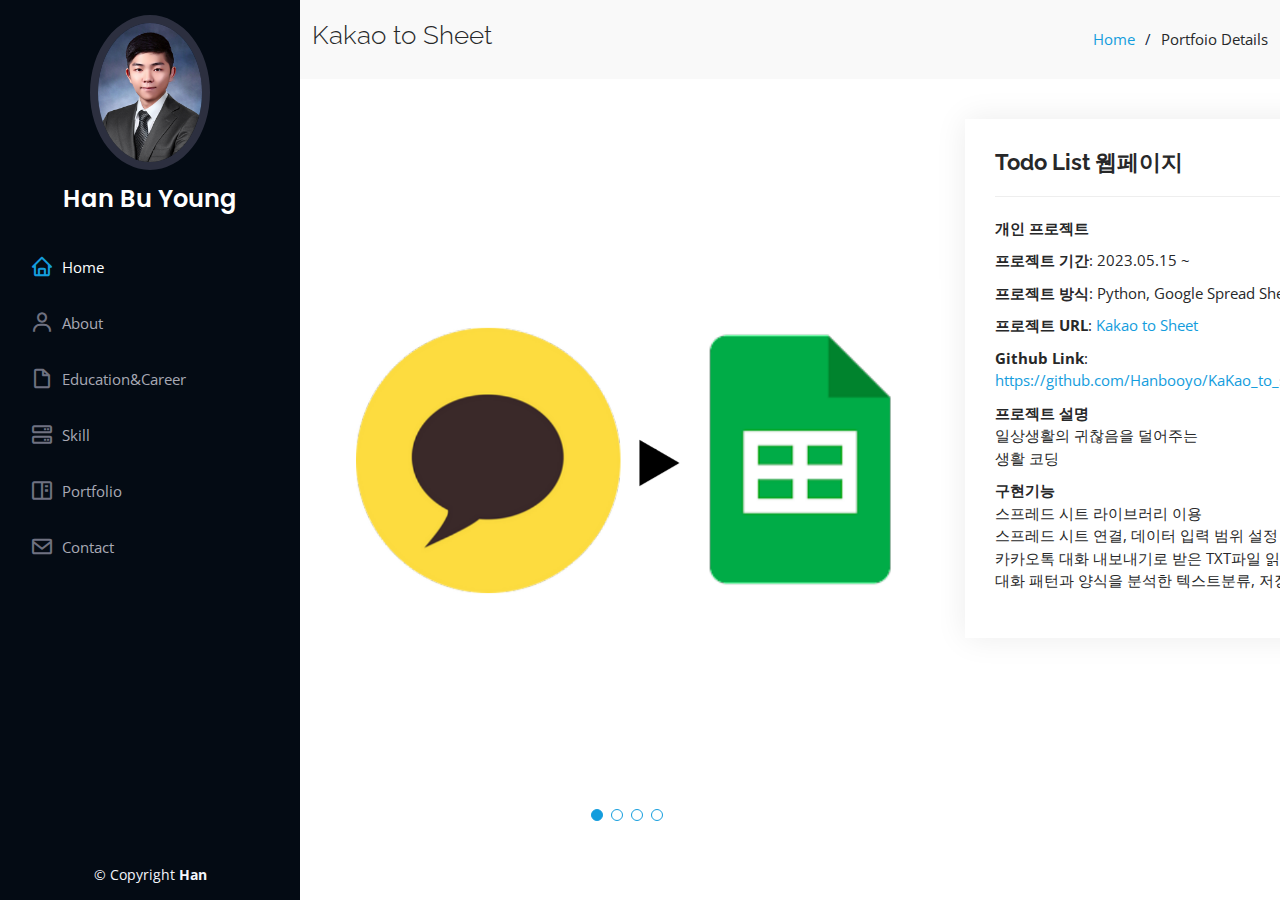
<file: KTS.html>
<!DOCTYPE html>
<html lang="en">

<head>
  <meta charset="utf-8">
  <meta content="width=device-width, initial-scale=1.0" name="viewport">

  <title>TodoList 웹페이지</title>
  <meta content="" name="description">
  <meta content="" name="keywords">

  <!-- Favicons -->
  <link href="./assets/img/favicon.png" rel="icon">
  <link href="./assets/img/apple-touch-icon.png" rel="apple-touch-icon">

  <!-- Google Fonts -->
  <link href="https://fonts.googleapis.com/css?family=Open+Sans:300,300i,400,400i,600,600i,700,700i|Raleway:300,300i,400,400i,500,500i,600,600i,700,700i|Poppins:300,300i,400,400i,500,500i,600,600i,700,700i" rel="stylesheet">

  <!-- Vendor CSS Files -->
  <link href="./assets/vendor/aos/aos.css" rel="stylesheet">
  <link href="./assets/vendor/bootstrap/css/bootstrap.min.css" rel="stylesheet">
  <link href="./assets/vendor/bootstrap-icons/bootstrap-icons.css" rel="stylesheet">
  <link href="./assets/vendor/boxicons/css/boxicons.min.css" rel="stylesheet">
  <link href="./assets/vendor/glightbox/css/glightbox.min.css" rel="stylesheet">
  <link href="./assets/vendor/swiper/swiper-bundle.min.css" rel="stylesheet">

  <!-- Template Main CSS File -->
  <link href="./assets/css/style.css" rel="stylesheet">


</head>

<body>

  <!-- ======= Mobile nav toggle button ======= -->
  <i class="bi bi-list mobile-nav-toggle d-xl-none"></i>

  <!-- ======= Header ======= -->
  <header id="header">
    <div class="d-flex flex-column">

      <div class="profile">
        <img src="./assets/img/han.jpg" alt="" class="img-fluid rounded-circle">
        <h1 class="text-light"><a href="index.html">Han Bu Young</a></h1>
      </div>

      <nav id="navbar" class="nav-menu navbar">
        <ul>
          <li><a href="index.html" class="nav-link scrollto active"><i class="bx bx-home"></i> <span>Home</span></a></li>
          <li><a href="index.html#about" class="nav-link scrollto"><i class="bx bx-user"></i> <span>About</span></a></li>
          <li><a href="index.html#resume" class="nav-link scrollto"><i class="bx bx-file-blank"></i> <span>Education&Career</span></a></li>
          <li><a href="index.html#services" class="nav-link scrollto"><i class="bx bx-server"></i> <span>Skill</span></a></li>
          <li><a href="index.html#portfolio" class="nav-link scrollto"><i class="bx bx-book-content"></i> <span>Portfolio</span></a></li>
          <li><a href="index.html#contact" class="nav-link scrollto"><i class="bx bx-envelope"></i> <span>Contact</span></a></li>
        </ul>
      </nav><!-- .nav-menu -->
    </div>
  </header><!-- End Header -->

  <main id="main">

    <!-- ======= Breadcrumbs ======= -->
    <section id="breadcrumbs" class="breadcrumbs">
      <div class="container">

        <div class="d-flex justify-content-between align-items-center">
          <h2>Kakao to Sheet</h2>
          <ol>
            <li><a href="index.html">Home</a></li>
            <li>Portfoio Details</li>
          </ol>
        </div>

      </div>
    </section><!-- End Breadcrumbs -->

    <!-- ======= Portfolio Details Section ======= -->
    <section id="portfolio-details" class="portfolio-details">
      <div class="container">

        <div class="row gy-4">

          <div class="col-lg-8">
            <div class="portfolio-details-slider swiper">
              <div class="swiper-wrapper align-items-center">

                <div class="swiper-slide">
                  <img src="./assets/img/k4.png" alt="">
                </div>

                <div class="swiper-slide">
                  <img src="./assets/img/k1.png" alt="">
                </div>

                <div class="swiper-slide">
                  <img src="./assets/img/k2.png" alt="">
                </div>

                <div class="swiper-slide">
                  <img src="./assets/img/k3.png" alt="">
                </div>
              </div>
              <div class="swiper-pagination"></div>
            </div>
          </div>

          <div class="col-lg-4">
            <div class="portfolio-info">
              <h3>Todo List 웹페이지</h3>
              <ul>
                <li><strong>개인 프로젝트</strong></li>
                <li><strong>프로젝트 기간</strong>: 2023.05.15 ~ </li>
                <li><strong>프로젝트 방식</strong>: Python, Google Spread Sheet lib</li>
                <li><strong>프로젝트 URL</strong>: <a href="https://github.com/Hanbooyo/txt_to_google_sheet.git/">Kakao to Sheet</a></li>
                <li><strong>Github Link</strong>: <a href="https://github.com/Hanbooyo/txt_to_google_sheet.git">https://github.com/Hanbooyo/KaKao_to_sheet</a></li>
                <li><strong>프로젝트 설명</strong><br>
                  일상생활의 귀찮음을 덜어주는 <br>
                  생활 코딩
                </li>
                <li><strong>구현기능</strong><br>
                  스프레드 시트 라이브러리 이용<br>
                  스프레드 시트 연결, 데이터 입력 범위 설정<br>
                  카카오톡 대화 내보내기로 받은 TXT파일 읽기<br>
                  대화 패턴과 양식을 분석한 텍스트분류, 저장
                </li>
              </ul>
            </div>
          </div>

        </div>

      </div>
    </section><!-- End Portfolio Details Section -->

  </main><!-- End #main -->

  <!-- ======= Footer ======= -->
  <footer id="footer">
    <div class="container">
      <div class="copyright">
        &copy; Copyright <strong><span>Han</span></strong>
      </div>
    </div>
  </footer><!-- End  Footer -->

  <a href="#" class="back-to-top d-flex align-items-center justify-content-center"><i class="bi bi-arrow-up-short"></i></a>

  <!-- Vendor JS Files -->
  <script src="./assets/vendor/purecounter/purecounter_vanilla.js"></script>
  <script src="./assets/vendor/aos/aos.js"></script>
  <script src="./assets/vendor/bootstrap/js/bootstrap.bundle.min.js"></script>
  <script src="./assets/vendor/glightbox/js/glightbox.min.js"></script>
  <script src="./assets/vendor/isotope-layout/isotope.pkgd.min.js"></script>
  <script src="./assets/vendor/swiper/swiper-bundle.min.js"></script>
  <script src="./assets/vendor/typed.js/typed.min.js"></script>
  <script src="./assets/vendor/waypoints/noframework.waypoints.js"></script>
  <script src="./assets/vendor/php-email-form/validate.js"></script>

  <!-- Template Main JS File -->
  <script src="./assets/js/main.js"></script>

</body>

</html>
</file>
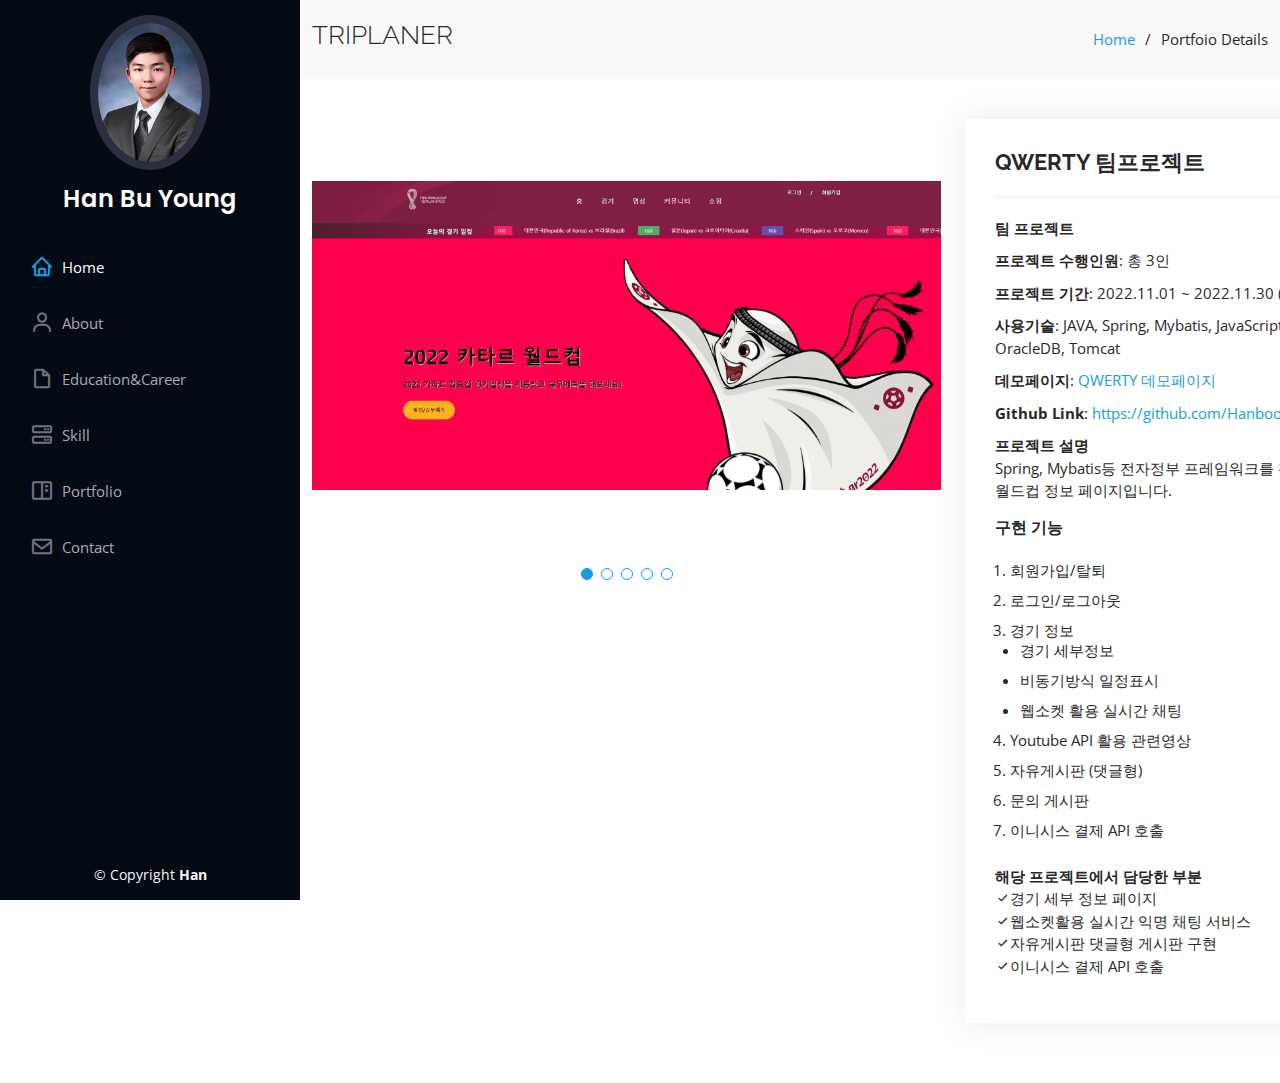
<file: QWERTY.html>
<!DOCTYPE html>
<html lang="en">

<head>
  <meta charset="utf-8">
  <meta content="width=device-width, initial-scale=1.0" name="viewport">

  <title>TRIPLANER</title>
  <meta content="" name="description">
  <meta content="" name="keywords">

  <!-- Favicons -->
  <link href="./assets/img/favicon.png" rel="icon">
  <link href="./assets/img/apple-touch-icon.png" rel="apple-touch-icon">

  <!-- Google Fonts -->
  <link
    href="https://fonts.googleapis.com/css?family=Open+Sans:300,300i,400,400i,600,600i,700,700i|Raleway:300,300i,400,400i,500,500i,600,600i,700,700i|Poppins:300,300i,400,400i,500,500i,600,600i,700,700i"
    rel="stylesheet">

  <!-- Vendor CSS Files -->
  <link href="./assets/vendor/aos/aos.css" rel="stylesheet">
  <link href="./assets/vendor/bootstrap/css/bootstrap.min.css" rel="stylesheet">
  <link href="./assets/vendor/bootstrap-icons/bootstrap-icons.css" rel="stylesheet">
  <link href="./assets/vendor/boxicons/css/boxicons.min.css" rel="stylesheet">
  <link href="./assets/vendor/glightbox/css/glightbox.min.css" rel="stylesheet">
  <link href="./assets/vendor/swiper/swiper-bundle.min.css" rel="stylesheet">

  <!-- Template Main CSS File -->
  <link href="./assets/css/style.css" rel="stylesheet">
</head>

<body>

  <!-- ======= Mobile nav toggle button ======= -->
  <i class="bi bi-list mobile-nav-toggle d-xl-none"></i>

  <!-- ======= Header ======= -->
  <header id="header">
    <div class="d-flex flex-column">

      <div class="profile">
        <img src="./assets/img/han.jpg" alt="" class="img-fluid rounded-circle">
        <h1 class="text-light"><a href="index.html">Han Bu Young</a></h1>
      </div>

      <nav id="navbar" class="nav-menu navbar">
        <ul>
          <li><a href="index.html#hero" class="nav-link scrollto active"><i class="bx bx-home"></i>
              <span>Home</span></a></li>
          <li><a href="index.html#about" class="nav-link scrollto"><i class="bx bx-user"></i> <span>About</span></a>
          </li>
          <li><a href="index.html#resume" class="nav-link scrollto"><i class="bx bx-file-blank"></i>
              <span>Education&Career</span></a></li>
          <li><a href="index.html#services" class="nav-link scrollto"><i class="bx bx-server"></i>
              <span>Skill</span></a></li>
          <li><a href="index.html#portfolio" class="nav-link scrollto"><i class="bx bx-book-content"></i>
              <span>Portfolio</span></a></li>
          <li><a href="index.html#contact" class="nav-link scrollto"><i class="bx bx-envelope"></i>
              <span>Contact</span></a></li>
        </ul>
      </nav><!-- .nav-menu -->
    </div>
  </header><!-- End Header -->

  <main id="main">

    <!-- ======= Breadcrumbs ======= -->
    <section id="breadcrumbs" class="breadcrumbs">
      <div class="container">

        <div class="d-flex justify-content-between align-items-center">
          <h2>TRIPLANER</h2>
          <ol>
            <li><a href="index.html">Home</a></li>
            <li>Portfoio Details</li>
          </ol>
        </div>

      </div>
    </section><!-- End Breadcrumbs -->

    <!-- ======= Portfolio Details Section ======= -->
    <section id="portfolio-details" class="portfolio-details">
      <div class="container">

        <div class="row gy-4">

          <div class="col-lg-8">
            <div class="portfolio-details-slider swiper">
              <div class="swiper-wrapper align-items-center">

                <div class="swiper-slide">
                  <img src="./assets/img/1.png" alt="">
                </div>

                <div class="swiper-slide">
                  <img src="./assets/img/2.png" alt="">
                </div>

                <div class="swiper-slide">
                  <img src="./assets/img/3.png" alt="">
                </div>

                <div class="swiper-slide">
                  <img src="./assets/img/4.png" alt="">
                </div>
                <div class="swiper-slide">
                  <img src="./assets/img/5.png" alt="">
                </div>
              </div>
              <div class="swiper-pagination"></div>
            </div>
          </div>

          <div class="col-lg-4">
            <div class="portfolio-info">
              <h3>QWERTY 팀프로젝트</h3>
              <ul>
                <li><strong>팀 프로젝트</strong>
                <li><strong>프로젝트 수행인원</strong>: 총 3인</li>
                <li><strong>프로젝트 기간</strong>: 2022.11.01 ~ 2022.11.30 (1개월)</li>
                <li><strong>사용기술</strong>: JAVA, Spring, Mybatis, JavaScript, CSS3, JSTL, OracleDB, Tomcat</li>
                <li><strong>데모페이지</strong>: <a href="http://qwertydemo.shop:8080/WorldCup/main.do">QWERTY 데모페이지</a></li>
                <li><strong>Github Link</strong>: <a
                    href="https://github.com/Hanbooyo/QWERTY">https://github.com/Hanbooyo/QWERTY</a>
                </li>
                <li><strong>프로젝트 설명</strong><br>
                  <p>
                    Spring, Mybatis등 전자정부 프레임워크를 활용한<br> 월드컵 정보 페이지입니다.
                  </p>
                </li>
                <h6><strong>구현 기능</strong></h6>
                <ol>

                  <li>회원가입/탈퇴
                  </li>

                  <li>로그인/로그아웃</li>

                  <li>경기 정보
                    <ul>
                      <li class="fucntionContent">경기 세부정보</li>
                      <li class="fucntionContent">비동기방식 일정표시</li>
                      <li class="fucntionContent">웹소켓 활용 실시간 채팅</li>
                    </ul>
                  </li>

                  <li>Youtube API 활용 관련영상

                  </li>

                  <li>자유게시판 (댓글형)

                  </li>

                  <li>문의 게시판</li>
                  <li>이니시스 결제 API 호출

                  </li>

                </ol>
                <li><strong>해당 프로젝트에서 담당한 부분</strong><br>
                  <i class='bx bx-check'></i>경기 세부 정보 페이지<br>
                  <i class='bx bx-check'></i>웹소켓활용 실시간 익명 채팅 서비스<br>
                  <i class='bx bx-check'></i>자유게시판 댓글형 게시판 구현<br>
                  <i class='bx bx-check'></i>이니시스 결제 API 호출<br>
                </li>
              </ul>
            </div>
          </div>

        </div>
    </section><!-- End Portfolio Details Section -->

  </main><!-- End #main -->

  <!-- ======= Footer ======= -->
  <footer id="footer">
    <div class="container">
      <div class="copyright">
        &copy; Copyright <strong><span>Han</span></strong>
      </div>
    </div>
  </footer><!-- End  Footer -->

  <a href="#" class="back-to-top d-flex align-items-center justify-content-center"><i
      class="bi bi-arrow-up-short"></i></a>

  <!-- Vendor JS Files -->
  <script src="./assets/vendor/purecounter/purecounter_vanilla.js"></script>
  <script src="./assets/vendor/aos/aos.js"></script>
  <script src="./assets/vendor/bootstrap/js/bootstrap.bundle.min.js"></script>
  <script src="./assets/vendor/glightbox/js/glightbox.min.js"></script>
  <script src="./assets/vendor/isotope-layout/isotope.pkgd.min.js"></script>
  <script src="./assets/vendor/swiper/swiper-bundle.min.js"></script>
  <script src="./assets/vendor/typed.js/typed.min.js"></script>
  <script src="./assets/vendor/waypoints/noframework.waypoints.js"></script>
  <script src="./assets/vendor/php-email-form/validate.js"></script>

  <!-- Template Main JS File -->
  <script src="./assets/js/main.js"></script>

</body>

</html>
</file>
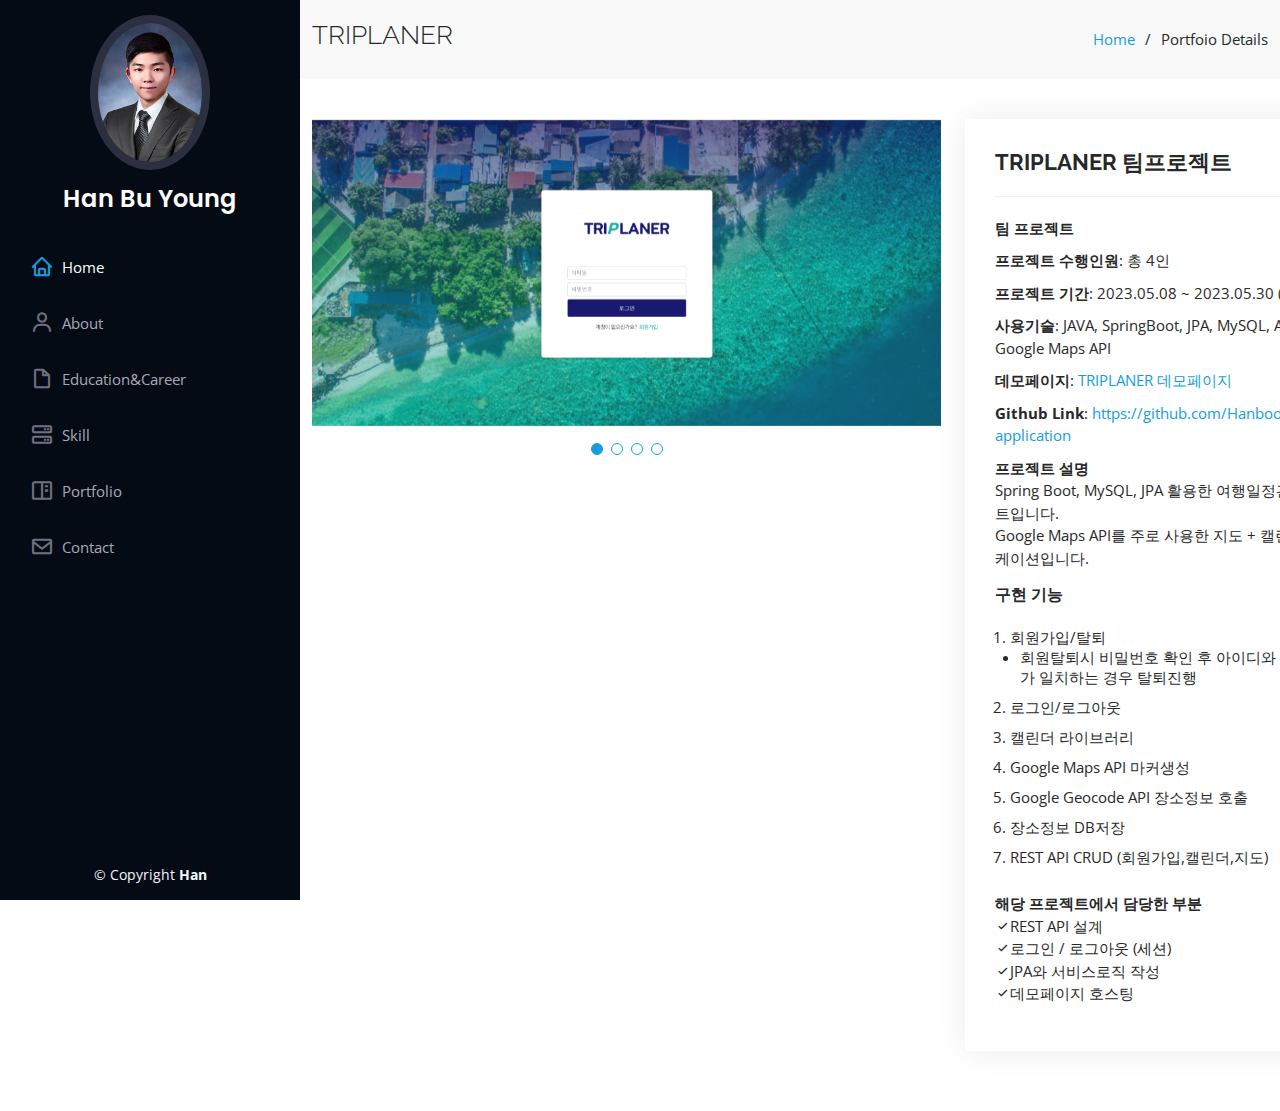
<file: TRIPLANER.html>
<!DOCTYPE html>
<html lang="en">

<head>
  <meta charset="utf-8">
  <meta content="width=device-width, initial-scale=1.0" name="viewport">

  <title>TRIPLANER</title>
  <meta content="" name="description">
  <meta content="" name="keywords">

  <!-- Favicons -->
  <link href="./assets/img/favicon.png" rel="icon">
  <link href="./assets/img/apple-touch-icon.png" rel="apple-touch-icon">

  <!-- Google Fonts -->
  <link
    href="https://fonts.googleapis.com/css?family=Open+Sans:300,300i,400,400i,600,600i,700,700i|Raleway:300,300i,400,400i,500,500i,600,600i,700,700i|Poppins:300,300i,400,400i,500,500i,600,600i,700,700i"
    rel="stylesheet">

  <!-- Vendor CSS Files -->
  <link href="./assets/vendor/aos/aos.css" rel="stylesheet">
  <link href="./assets/vendor/bootstrap/css/bootstrap.min.css" rel="stylesheet">
  <link href="./assets/vendor/bootstrap-icons/bootstrap-icons.css" rel="stylesheet">
  <link href="./assets/vendor/boxicons/css/boxicons.min.css" rel="stylesheet">
  <link href="./assets/vendor/glightbox/css/glightbox.min.css" rel="stylesheet">
  <link href="./assets/vendor/swiper/swiper-bundle.min.css" rel="stylesheet">

  <!-- Template Main CSS File -->
  <link href="./assets/css/style.css" rel="stylesheet">
</head>

<body>

  <!-- ======= Mobile nav toggle button ======= -->
  <i class="bi bi-list mobile-nav-toggle d-xl-none"></i>

  <!-- ======= Header ======= -->
  <header id="header">
    <div class="d-flex flex-column">

      <div class="profile">
        <img src="./assets/img/han.jpg" alt="" class="img-fluid rounded-circle">
        <h1 class="text-light"><a href="index.html">Han Bu Young</a></h1>
      </div>

      <nav id="navbar" class="nav-menu navbar">
        <ul>
          <li><a href="index.html#hero" class="nav-link scrollto active"><i class="bx bx-home"></i>
              <span>Home</span></a></li>
          <li><a href="index.html#about" class="nav-link scrollto"><i class="bx bx-user"></i> <span>About</span></a>
          </li>
          <li><a href="index.html#resume" class="nav-link scrollto"><i class="bx bx-file-blank"></i>
              <span>Education&Career</span></a></li>
          <li><a href="index.html#services" class="nav-link scrollto"><i class="bx bx-server"></i>
              <span>Skill</span></a></li>
          <li><a href="index.html#portfolio" class="nav-link scrollto"><i class="bx bx-book-content"></i>
              <span>Portfolio</span></a></li>
          <li><a href="index.html#contact" class="nav-link scrollto"><i class="bx bx-envelope"></i>
              <span>Contact</span></a></li>
        </ul>
      </nav><!-- .nav-menu -->
    </div>
  </header><!-- End Header -->

  <main id="main">

    <!-- ======= Breadcrumbs ======= -->
    <section id="breadcrumbs" class="breadcrumbs">
      <div class="container">

        <div class="d-flex justify-content-between align-items-center">
          <h2>TRIPLANER</h2>
          <ol>
            <li><a href="index.html">Home</a></li>
            <li>Portfoio Details</li>
          </ol>
        </div>

      </div>
    </section><!-- End Breadcrumbs -->

    <!-- ======= Portfolio Details Section ======= -->
    <section id="portfolio-details" class="portfolio-details">
      <div class="container">

        <div class="row gy-4">

          <div class="col-lg-8">
            <div class="portfolio-details-slider swiper">
              <div class="swiper-wrapper align-items-center">

                <div class="swiper-slide">
                  <img src="./assets/img/t1.png" alt="">
                </div>

                <div class="swiper-slide">
                  <img src="./assets/img/t3.png" alt="">
                </div>

                <div class="swiper-slide">
                  <img src="./assets/img/t4.png" alt="">
                </div>

                <div class="swiper-slide">
                  <img src="./assets/img/t5.png" alt="">
                </div>
              </div>
              <div class="swiper-pagination"></div>
            </div>
          </div>

          <div class="col-lg-4">
            <div class="portfolio-info">
              <h3>TRIPLANER 팀프로젝트</h3>
              <ul>
                <li><strong>팀 프로젝트</strong>
                <li><strong>프로젝트 수행인원</strong>: 총 4인</li>
                <li><strong>프로젝트 기간</strong>: 2023.05.08 ~ 2023.05.30 (3주)</li>
                <li><strong>사용기술</strong>: JAVA, SpringBoot, JPA, MySQL, AWS RDS, Google Maps API</li>
                <li><strong>데모페이지</strong>: <a href="http://qwertydemo.shop:8090/">TRIPLANER 데모페이지</a></li>
                <li><strong>Github Link</strong>: <a
                    href="https://github.com/Hanbooyo/map-application">https://github.com/Hanbooyo/map-application</a>
                </li>
                <li><strong>프로젝트 설명</strong><br>
                  <p>
                    Spring Boot, MySQL, JPA 활용한 여행일정관리 웹사이트입니다.<br>
                    Google Maps API를 주로 사용한 지도 + 캘린더 어플리케이션입니다.
                  </p>
                </li>
                <h6><strong>구현 기능</strong></h6>
                <ol>

                  <li>회원가입/탈퇴
                    <ul>
                      <li class="fucntionContent">회원탈퇴시 비밀번호 확인 후 아이디와 비밀번호가 일치하는 경우 탈퇴진행</li>
                    </ul>
                  </li>

                  <li>로그인/로그아웃</li>

                  <li>캘린더 라이브러리

                  </li>

                  <li>Google Maps API 마커생성

                  </li>

                  <li>Google Geocode API 장소정보 호출

                  </li>

                  <li>장소정보 DB저장</li>
                  <li>REST API CRUD (회원가입,캘린더,지도)

                  </li>
                
                </ol>
                <li><strong>해당 프로젝트에서 담당한 부분</strong><br>
                  <i class='bx bx-check'></i>REST API 설계<br>
                  <i class='bx bx-check'></i>로그인 / 로그아웃 (세션)<br>
                  <i class='bx bx-check'></i>JPA와 서비스로직 작성<br>
                  <i class='bx bx-check'></i>데모페이지 호스팅<br>
                </li>
              </ul>
            </div>
          </div>

        </div>
    </section><!-- End Portfolio Details Section -->

  </main><!-- End #main -->

  <!-- ======= Footer ======= -->
  <footer id="footer">
    <div class="container">
      <div class="copyright">
        &copy; Copyright <strong><span>Han</span></strong>
      </div>
    </div>
  </footer><!-- End  Footer -->

  <a href="#" class="back-to-top d-flex align-items-center justify-content-center"><i
      class="bi bi-arrow-up-short"></i></a>

  <!-- Vendor JS Files -->
  <script src="./assets/vendor/purecounter/purecounter_vanilla.js"></script>
  <script src="./assets/vendor/aos/aos.js"></script>
  <script src="./assets/vendor/bootstrap/js/bootstrap.bundle.min.js"></script>
  <script src="./assets/vendor/glightbox/js/glightbox.min.js"></script>
  <script src="./assets/vendor/isotope-layout/isotope.pkgd.min.js"></script>
  <script src="./assets/vendor/swiper/swiper-bundle.min.js"></script>
  <script src="./assets/vendor/typed.js/typed.min.js"></script>
  <script src="./assets/vendor/waypoints/noframework.waypoints.js"></script>
  <script src="./assets/vendor/php-email-form/validate.js"></script>

  <!-- Template Main JS File -->
  <script src="./assets/js/main.js"></script>

</body>

</html>
</file>
<file: assets/css/style.css>
/**
* Template Name: iPortfolio - v3.10.0
* Template URL: https://bootstrapmade.com/iportfolio-bootstrap-portfolio-websites-template/
* Author: BootstrapMade.com
* License: https://bootstrapmade.com/license/
*/

/*--------------------------------------------------------------
# General
--------------------------------------------------------------*/
body {
  font-family: "Open Sans", sans-serif;
  color: #272829;
}

a {
  color: #149ddd;
  text-decoration: none;
}

a:hover {
  color: #37b3ed;
  text-decoration: none;
}

h1,
h2,
h3,
h4,
h5,
h6 {
  font-family: "Raleway", sans-serif;
}

/*--------------------------------------------------------------
# Back to top button
--------------------------------------------------------------*/
.back-to-top {
  position: fixed;
  visibility: hidden;
  opacity: 0;
  right: 15px;
  bottom: 15px;
  z-index: 996;
  background: #149ddd;
  width: 40px;
  height: 40px;
  border-radius: 50px;
  transition: all 0.4s;
}

.back-to-top i {
  font-size: 28px;
  color: #fff;
  line-height: 0;
}

.back-to-top:hover {
  background: #2eafec;
  color: #fff;
}

.back-to-top.active {
  visibility: visible;
  opacity: 1;
}

/*--------------------------------------------------------------
# Header
--------------------------------------------------------------*/
#header {
  position: fixed;
  top: 0;
  left: 0;
  bottom: 0;
  width: 300px;
  transition: all ease-in-out 0.5s;
  z-index: 9997;
  transition: all 0.5s;
  padding: 0 15px;
  background: #040b14;
  overflow-y: auto;
}

#header .profile img {
  margin: 15px auto;
  display: block;
  width: 120px;
  border: 8px solid #2c2f3f;
}

#header .profile h1 {
  font-size: 24px;
  margin: 0;
  padding: 0;
  font-weight: 600;
  -moz-text-align-last: center;
  text-align-last: center;
  font-family: "Poppins", sans-serif;
}

#header .profile h1 a,
#header .profile h1 a:hover {
  color: #fff;
  text-decoration: none;
}

#header .profile .social-links a {
  font-size: 18px;
  display: inline-block;
  background: #212431;
  color: #fff;
  line-height: 1;
  padding: 8px 0;
  margin-right: 4px;
  border-radius: 50%;
  text-align: center;
  width: 36px;
  height: 36px;
  transition: 0.3s;
}

#header .profile .social-links a:hover {
  background: #149ddd;
  color: #fff;
  text-decoration: none;
}

#main {
  margin-left: 300px;
}

@media (max-width: 1199px) {
  #header {
    left: -300px;
  }

  #main {
    margin-left: 0;
  }
}

/*--------------------------------------------------------------
# Navigation Menu
--------------------------------------------------------------*/
/* Desktop Navigation */
.nav-menu {
  padding: 30px 0 0 0;
}

.nav-menu * {
  margin: 0;
  padding: 0;
  list-style: none;
}

.nav-menu>ul>li {
  position: relative;
  white-space: nowrap;
}

.nav-menu a,
.nav-menu a:focus {
  display: flex;
  align-items: center;
  color: #a8a9b4;
  padding: 12px 15px;
  margin-bottom: 8px;
  transition: 0.3s;
  font-size: 15px;
}

.nav-menu a i,
.nav-menu a:focus i {
  font-size: 24px;
  padding-right: 8px;
  color: #6f7180;
}

.nav-menu a:hover,
.nav-menu .active,
.nav-menu .active:focus,
.nav-menu li:hover>a {
  text-decoration: none;
  color: #fff;
}

.nav-menu a:hover i,
.nav-menu .active i,
.nav-menu .active:focus i,
.nav-menu li:hover>a i {
  color: #149ddd;
}

/* Mobile Navigation */
.mobile-nav-toggle {
  position: fixed;
  right: 15px;
  top: 15px;
  z-index: 9998;
  border: 0;
  font-size: 24px;
  transition: all 0.4s;
  outline: none !important;
  background-color: #149ddd;
  color: #fff;
  width: 40px;
  height: 40px;
  display: inline-flex;
  align-items: center;
  justify-content: center;
  line-height: 0;
  border-radius: 50px;
  cursor: pointer;
}

.mobile-nav-active {
  overflow: hidden;
}

.mobile-nav-active #header {
  left: 0;
}

/*--------------------------------------------------------------
# Hero Section
--------------------------------------------------------------*/
#hero {
  width: 100%;
  height: 100vh;
  background: url("../img/easy3.jpg") top center;
  background-size: cover;
}

#hero:before {
  content: "";
  background: rgba(5, 13, 24, 0.3);
  position: absolute;
  bottom: 0;
  top: 0;
  left: 0;
  right: 0;
  z-index: 1;
}

#hero .hero-container {
  position: relative;
  z-index: 2;
  min-width: 300px;
}

#hero h1 {
  margin: 0 0 10px 0;
  font-size: 54px;
  font-weight: 700;
  line-height: 56px;
  color: #fff;
}

#hero p {
  color: #fff;
  margin-bottom: 50px;
  font-size: 50px;
  font-family: "Poppins", sans-serif;
}

#hero p span {
  color: #fff;
  padding-bottom: 4px;
  letter-spacing: 1px;
  border-bottom: 3px solid #149ddd;
}

@media (min-width: 1024px) {
  #hero {
    background-attachment: fixed;
  }
}

@media (max-width: 768px) {
  #hero h1 {
    font-size: 28px;
    line-height: 36px;
  }

  #hero h2 {
    font-size: 18px;
    line-height: 24px;
    margin-bottom: 30px;
  }
}

/*--------------------------------------------------------------
# Sections General
--------------------------------------------------------------*/
section {
  padding: 60px 0;
  overflow: hidden;
}

.section-bg {
  background: #f5f8fd;
}

.section-title {
  padding-bottom: 30px;
}

.section-title h2 {
  font-size: 32px;
  font-weight: bold;
  margin-bottom: 20px;
  padding-bottom: 20px;
  position: relative;
  color: #173b6c;
}

.section-title h2::after {
  content: "";
  position: absolute;
  display: block;
  width: 50px;
  height: 3px;
  background: #149ddd;
  bottom: 0;
  left: 0;
}

.section-title p {
  margin-bottom: 0;
}

/*--------------------------------------------------------------
# About
--------------------------------------------------------------*/
.about .content h3 {
  font-weight: 700;
  font-size: 26px;
  color: #173b6c;
}

.about .content ul {
  list-style: none;
  padding: 0;
}

.about .content ul li {
  margin-bottom: 20px;
  display: flex;
  align-items: center;
}

.about .content ul strong {
  margin-right: 10px;
}

.about .content ul i {
  font-size: 16px;
  margin-right: 5px;
  color: #149ddd;
  line-height: 0;
}

.about .content p:last-child {
  margin-bottom: 0;
}

.about .img-fluid{
  
}

/*--------------------------------------------------------------
# Facts
--------------------------------------------------------------*/
.facts {
  padding-bottom: 30px;
}

.facts .count-box {
  padding: 30px;
  width: 100%;
}

.facts .count-box i {
  display: block;
  font-size: 44px;
  color: #149ddd;
  float: left;
  line-height: 0;
}

.facts .count-box span {
  font-size: 48px;
  line-height: 40px;
  display: block;
  font-weight: 700;
  color: #050d18;
  margin-left: 60px;
}

.facts .count-box p {
  padding: 15px 0 0 0;
  margin: 0 0 0 60px;
  font-family: "Raleway", sans-serif;
  font-size: 14px;
  color: #122f57;
}

.facts .count-box a {
  font-weight: 600;
  display: block;
  margin-top: 20px;
  color: #122f57;
  font-size: 15px;
  font-family: "Poppins", sans-serif;
  transition: ease-in-out 0.3s;
}

.facts .count-box a:hover {
  color: #1f5297;
}
.subTitle{
  font-size: 20px;
}
/*--------------------------------------------------------------
# kills
--------------------------------------------------------------*/
.skills .progress {
  height: 60px;
  display: block;
  background: none;
  border-radius: 0;
}

.skills .progress .skill {
  padding: 0;
  margin: 0 0 6px 0;
  text-transform: uppercase;
  display: block;
  font-weight: 600;
  font-family: "Poppins", sans-serif;
  color: #050d18;
}

.skills .progress .skill .val {
  float: right;
  font-style: normal;
}

.skills .progress-bar-wrap {
  background: #dce8f8;
  height: 10px;
}

.skills .progress-bar {
  width: 1px;
  height: 10px;
  transition: 0.9s;
  background-color: #149ddd;
}

/*--------------------------------------------------------------
# Resume
--------------------------------------------------------------*/
#resume .container{
  background-color: #f5f8fd;
}

.resume .resume-title {
  font-size: 26px;
  font-weight: 700;
  margin-top: 20px;
  margin-bottom: 20px;
  color: #050d18;
}

.resume .resume-item {
  padding: 0 0 20px 20px;
  margin-top: -2px;
  border-left: 2px solid #1f5297;
  position: relative;
}

.resume .resume-item h4 {
  line-height: 18px;
  font-size: 18px;
  font-weight: 600;
  text-transform: uppercase;
  font-family: "Poppins", sans-serif;
  color: #050d18;
  margin-bottom: 10px;
}

.resume .resume-item h5 {
  font-size: 16px;
  background: #e4edf9;
  padding: 5px 15px;
  display: inline-block;
  font-weight: 600;
  margin-bottom: 10px;
}

.resume .resume-item ul {
  padding-left: 20px;
}

.resume .resume-item ul li {
  padding-bottom: 10px;
}

.resume .resume-item:last-child {
  padding-bottom: 0;
}

.resume .resume-item::before {
  content: "";
  position: absolute;
  width: 16px;
  height: 16px;
  border-radius: 50px;
  left: -9px;
  top: 0;
  background: #fff;
  border: 2px solid #1f5297;
}

/*--------------------------------------------------------------
# Portfolio
--------------------------------------------------------------*/
.portfolio .portfolio-item {
  margin-bottom: 30px;
}

.portfolio #portfolio-flters {
  padding: 0;
  margin: 0 auto 35px auto;
  list-style: none;
  text-align: center;
  background: #fff;
  border-radius: 50px;
  padding: 2px 15px;
}

.portfolio #portfolio-flters li {
  cursor: pointer;
  display: inline-block;
  padding: 10px 15px 8px 15px;
  font-size: 14px;
  font-weight: 600;
  line-height: 1;
  text-transform: uppercase;
  color: #272829;
  margin-bottom: 5px;
  transition: all 0.3s ease-in-out;
}

.portfolio #portfolio-flters li:hover,
.portfolio #portfolio-flters li.filter-active {
  color: #149ddd;
}

.portfolio #portfolio-flters li:last-child {
  margin-right: 0;
}

.portfolio .portfolio-wrap {
  transition: 0.3s;
  position: relative;
  overflow: hidden;
  z-index: 1;
}

.portfolio .portfolio-wrap::before {
  content: "";
  background: rgba(255, 255, 255, 0.5);
  position: absolute;
  left: 0;
  right: 0;
  top: 0;
  bottom: 0;
  transition: all ease-in-out 0.3s;
  z-index: 2;
  opacity: 0;
}

.portfolio .portfolio-wrap .portfolio-links {
  opacity: 1;
  left: 0;
  right: 0;
  bottom: -60px;
  z-index: 3;
  position: absolute;
  transition: all ease-in-out 0.3s;
  display: flex;
  justify-content: center;
}

.portfolio .portfolio-wrap .portfolio-links a {
  color: #fff;
  font-size: 28px;
  text-align: center;
  background: rgba(20, 157, 221, 0.75);
  transition: 0.3s;
  width: 50%;
}

.portfolio .portfolio-wrap .portfolio-links a:hover {
  background: rgba(20, 157, 221, 0.95);
}

.portfolio .portfolio-wrap .portfolio-links a+a {
  border-left: 1px solid #37b3ed;
}

.portfolio .portfolio-wrap:hover::before {
  top: 0;
  left: 0;
  right: 0;
  bottom: 0;
  opacity: 1;
}

.portfolio .portfolio-wrap:hover .portfolio-links {
  opacity: 1;
  bottom: 0;
}

/*--------------------------------------------------------------
# Portfolio Details
--------------------------------------------------------------*/
.portfolio-details {
  padding-top: 40px;
}

.portfolio-details .portfolio-details-slider img {
  width: 100%;
}

.portfolio-details .portfolio-details-slider .swiper-pagination {
  margin-top: 20px;
  position: relative;
}

.portfolio-details .portfolio-details-slider .swiper-pagination .swiper-pagination-bullet {
  width: 12px;
  height: 12px;
  background-color: #fff;
  opacity: 1;
  border: 1px solid #149ddd;
}

.portfolio-details .portfolio-details-slider .swiper-pagination .swiper-pagination-bullet-active {
  background-color: #149ddd;
}

.portfolio-details .portfolio-info {
  padding: 30px;
  box-shadow: 0px 0 30px rgba(5, 13, 24, 0.08);
  width: 430px;
}

.portfolio-details .portfolio-info h3 {
  font-size: 22px;
  font-weight: 700;
  margin-bottom: 20px;
  padding-bottom: 20px;
  border-bottom: 1px solid #eee;
}

.portfolio-details .portfolio-info ul {
  list-style: none;
  padding: 0;
  font-size: 15px;
}

.portfolio-details .portfolio-info ul li+li {
  margin-top: 10px;
}

.textIn{
  color: #18d26e;
}

.portfolio-details .portfolio-description {
  margin-top: 100px;
  padding-top: 30px;
}

.portfolio-details .portfolio-description h2 {
  font-size: 26px;
  font-weight: 700;

  margin-bottom: 20px;
}

.portfolio-details .portfolio-description p {
  padding: 0;
  line-height: 200%;

}


.services .icon {
  float: left;
  display: flex;
  align-items: center;
  justify-content: center;
  width: 54px;
  height: 54px;
  background: #149ddd;
  border-radius: 50%;
  transition: 0.5s;
  border: 1px solid #149ddd;
}

.services .icon i {
  color: #fff;
  font-size: 24px;
  line-height: 0;
}

.services .icon-box:hover .icon {
  background: #fff;
}

.services .icon-box:hover .icon i {
  color: #149ddd;
}

.services .title {
  margin-left: 80px;
  font-weight: 700;
  margin-bottom: 15px;
  font-size: 24px;
}

.services .title a {
  color: #343a40;
}

.services .title:hover {
  color: #149ddd;
}

.services .description {
  margin-left: 80px;
  font-size: 14px;
  display: flex;
  align-items: center;
}

.services .description i{
  font-size: 42px;
  margin-right: 15px;
  
}


.services .description img{
  width: 42px;
  height: 42px;
  margin-right: 15px;
}

.portfolio-details .portfolio-info ol {
  padding: 15px;
  font-size: 15px;
  line-height: 30px;
}

.portfolio-details .portfolio-info ol li{
  margin-bottom: 10px;
  line-height: 20px;
}

.fucntionContent{
  list-style-type: disc; 
  list-style-image: none;
  margin-left: 10px;
  line-height: 15px;
}

.fucntionContent ul li{
  line-height: 20px;
  margin-top: 10px;
}



/*--------------------------------------------------------------
# Testimonials
--------------------------------------------------------------*/
.testimonials .testimonials-carousel,
.testimonials .testimonials-slider {
  overflow: hidden;
}

.testimonials .testimonial-item {
  box-sizing: content-box;
  text-align: center;
  min-height: 320px;
}

.testimonials .testimonial-item .testimonial-img {
  width: 90px;
  border-radius: 50%;
  margin: 0 auto;
}

.testimonials .testimonial-item h3 {
  font-size: 18px;
  font-weight: bold;
  margin: 10px 0 5px 0;
  color: #111;
}

.testimonials .testimonial-item h4 {
  font-size: 14px;
  color: #999;
  margin: 0;
}

.testimonials .testimonial-item .quote-icon-left,
.testimonials .testimonial-item .quote-icon-right {
  color: #c3e8fa;
  font-size: 26px;
}

.testimonials .testimonial-item .quote-icon-left {
  display: inline-block;
  left: -5px;
  position: relative;
}

.testimonials .testimonial-item .quote-icon-right {
  display: inline-block;
  right: -5px;
  position: relative;
  top: 10px;
}

.testimonials .testimonial-item p {
  font-style: italic;
  margin: 0 15px 15px 15px;
  padding: 20px;
  background: #fff;
  position: relative;
  margin-bottom: 35px;
  border-radius: 6px;
  box-shadow: 0px 2px 15px rgba(0, 0, 0, 0.1);
}

.testimonials .testimonial-item p::after {
  content: "";
  width: 0;
  height: 0;
  border-top: 20px solid #fff;
  border-right: 20px solid transparent;
  border-left: 20px solid transparent;
  position: absolute;
  bottom: -20px;
  left: calc(50% - 20px);
}

.testimonials .swiper-pagination {
  margin-top: 20px;
  position: relative;
}

.testimonials .swiper-pagination .swiper-pagination-bullet {
  width: 12px;
  height: 12px;
  background-color: #fff;
  opacity: 1;
  border: 1px solid #149ddd;
}

.testimonials .swiper-pagination .swiper-pagination-bullet-active {
  background-color: #149ddd;
}

/*--------------------------------------------------------------
# Contact
--------------------------------------------------------------*/

.contact {
  height: 100%;
  padding-bottom: 130px;

}

.contact .container{
  height: 580px;
}


.contact .info {
  padding: 50px;
  background: #fff;
  width: 100%;
  box-shadow: 0 0 24px 0 rgba(0, 0, 0, 0.12);

}

.contact .info i {
  font-size: 20px;
  color: #149ddd;
  float: left;
  width: 44px;
  height: 44px;
  background: #dff3fc;
  display: flex;
  justify-content: center;
  align-items: center;
  border-radius: 50px;
  transition: all 0.3s ease-in-out;
}

.contact .info h4 {
  padding: 0 0 0 60px;
  font-size: 22px;
  font-weight: 600;
  margin-bottom: 5px;
  color: #050d18;
}

.contact .info p {
  padding: 0 0 10px 60px;
  margin-bottom: 20px;
  font-size: 14px;
  color: #173b6c;
}

.contact .info .email p {
  padding-top: 5px;
}

.contact .info .social-links {
  padding-left: 60px;
}

.contact .info .social-links a {
  font-size: 18px;
  display: inline-block;
  background: #333;
  color: #fff;
  line-height: 1;
  padding: 8px 0;
  border-radius: 50%;
  text-align: center;
  width: 36px;
  height: 36px;
  transition: 0.3s;
  margin-right: 10px;
}

.contact .info .social-links a:hover {
  background: #149ddd;
  color: #fff;
}

.contact .info .email:hover i,
.contact .info .address:hover i,
.contact .info .phone:hover i,
.contact .info .github:hover i {
  background: #149ddd;
  color: #fff;
}

.contact .php-email-form {
  width: 100%;
  padding: 30px;
  background: #fff;
  box-shadow: 0 0 24px 0 rgba(0, 0, 0, 0.12);
}

.contact .php-email-form .form-group {
  padding-bottom: 8px;
}

.contact .php-email-form .validate {
  display: none;
  color: red;
  margin: 0 0 15px 0;
  font-weight: 400;
  font-size: 13px;
}

.contact .php-email-form .error-message {
  display: none;
  color: #fff;
  background: #ed3c0d;
  text-align: left;
  padding: 15px;
  font-weight: 600;
}

.contact .php-email-form .error-message br+br {
  margin-top: 25px;
}

.contact .php-email-form .sent-message {
  display: none;
  color: #fff;
  background: #18d26e;
  text-align: center;
  padding: 15px;
  font-weight: 600;
}

.contact .php-email-form .loading {
  display: none;
  background: #fff;
  text-align: center;
  padding: 15px;
}

.contact .php-email-form .loading:before {
  content: "";
  display: inline-block;
  border-radius: 50%;
  width: 24px;
  height: 24px;
  margin: 0 10px -6px 0;
  border: 3px solid #18d26e;
  border-top-color: #eee;
  -webkit-animation: animate-loading 1s linear infinite;
  animation: animate-loading 1s linear infinite;
}

.contact .php-email-form .form-group {
  margin-bottom: 15px;
}

.contact .php-email-form label {
  padding-bottom: 8px;
}

.contact .php-email-form input,
.contact .php-email-form textarea {
  border-radius: 0;
  box-shadow: none;
  font-size: 14px;
}

.contact .php-email-form input {
  height: 44px;
}

.contact .php-email-form textarea {
  padding: 10px 15px;
}

.contact .php-email-form button[type=submit] {
  background: #149ddd;
  border: 0;
  padding: 10px 24px;
  color: #fff;
  transition: 0.4s;
  border-radius: 4px;
}

.contact .php-email-form button[type=submit]:hover {
  background: #37b3ed;
}

@-webkit-keyframes animate-loading {
  0% {
    transform: rotate(0deg);
  }

  100% {
    transform: rotate(360deg);
  }
}

@keyframes animate-loading {
  0% {
    transform: rotate(0deg);
  }

  100% {
    transform: rotate(360deg);
  }
}

/*--------------------------------------------------------------
# Breadcrumbs
--------------------------------------------------------------*/
.breadcrumbs {
  padding: 20px 0;
  background: #f9f9f9;
}

.breadcrumbs h2 {
  font-size: 26px;
  font-weight: 300;
}

.breadcrumbs ol {
  display: flex;
  flex-wrap: wrap;
  list-style: none;
  padding: 0;
  margin: 0;
  font-size: 15px;
}

.breadcrumbs ol li+li {
  padding-left: 10px;
}

.breadcrumbs ol li+li::before {
  display: inline-block;
  padding-right: 10px;
  color: #0e2442;
  content: "/";
}

@media (max-width: 768px) {
  .breadcrumbs .d-flex {
    display: block !important;
  }

  .breadcrumbs ol {
    display: block;
  }

  .breadcrumbs ol li {
    display: inline-block;
  }
}

/*--------------------------------------------------------------
# Footer
--------------------------------------------------------------*/
#footer {
  padding: 15px;
  color: #f4f6fd;
  font-size: 14px;
  position: fixed;
  left: 0;
  bottom: 0;
  width: 300px;
  z-index: 9999;
  background: #040b14;
}

#footer .copyright {
  text-align: center;
}

#footer .credits {
  padding-top: 5px;
  text-align: center;
  font-size: 13px;
  color: #eaebf0;
}

@media (max-width: 1199px) {
  #footer {
    position: static;
    width: auto;
    padding-right: 20px 15px;
  }
}
</file>
